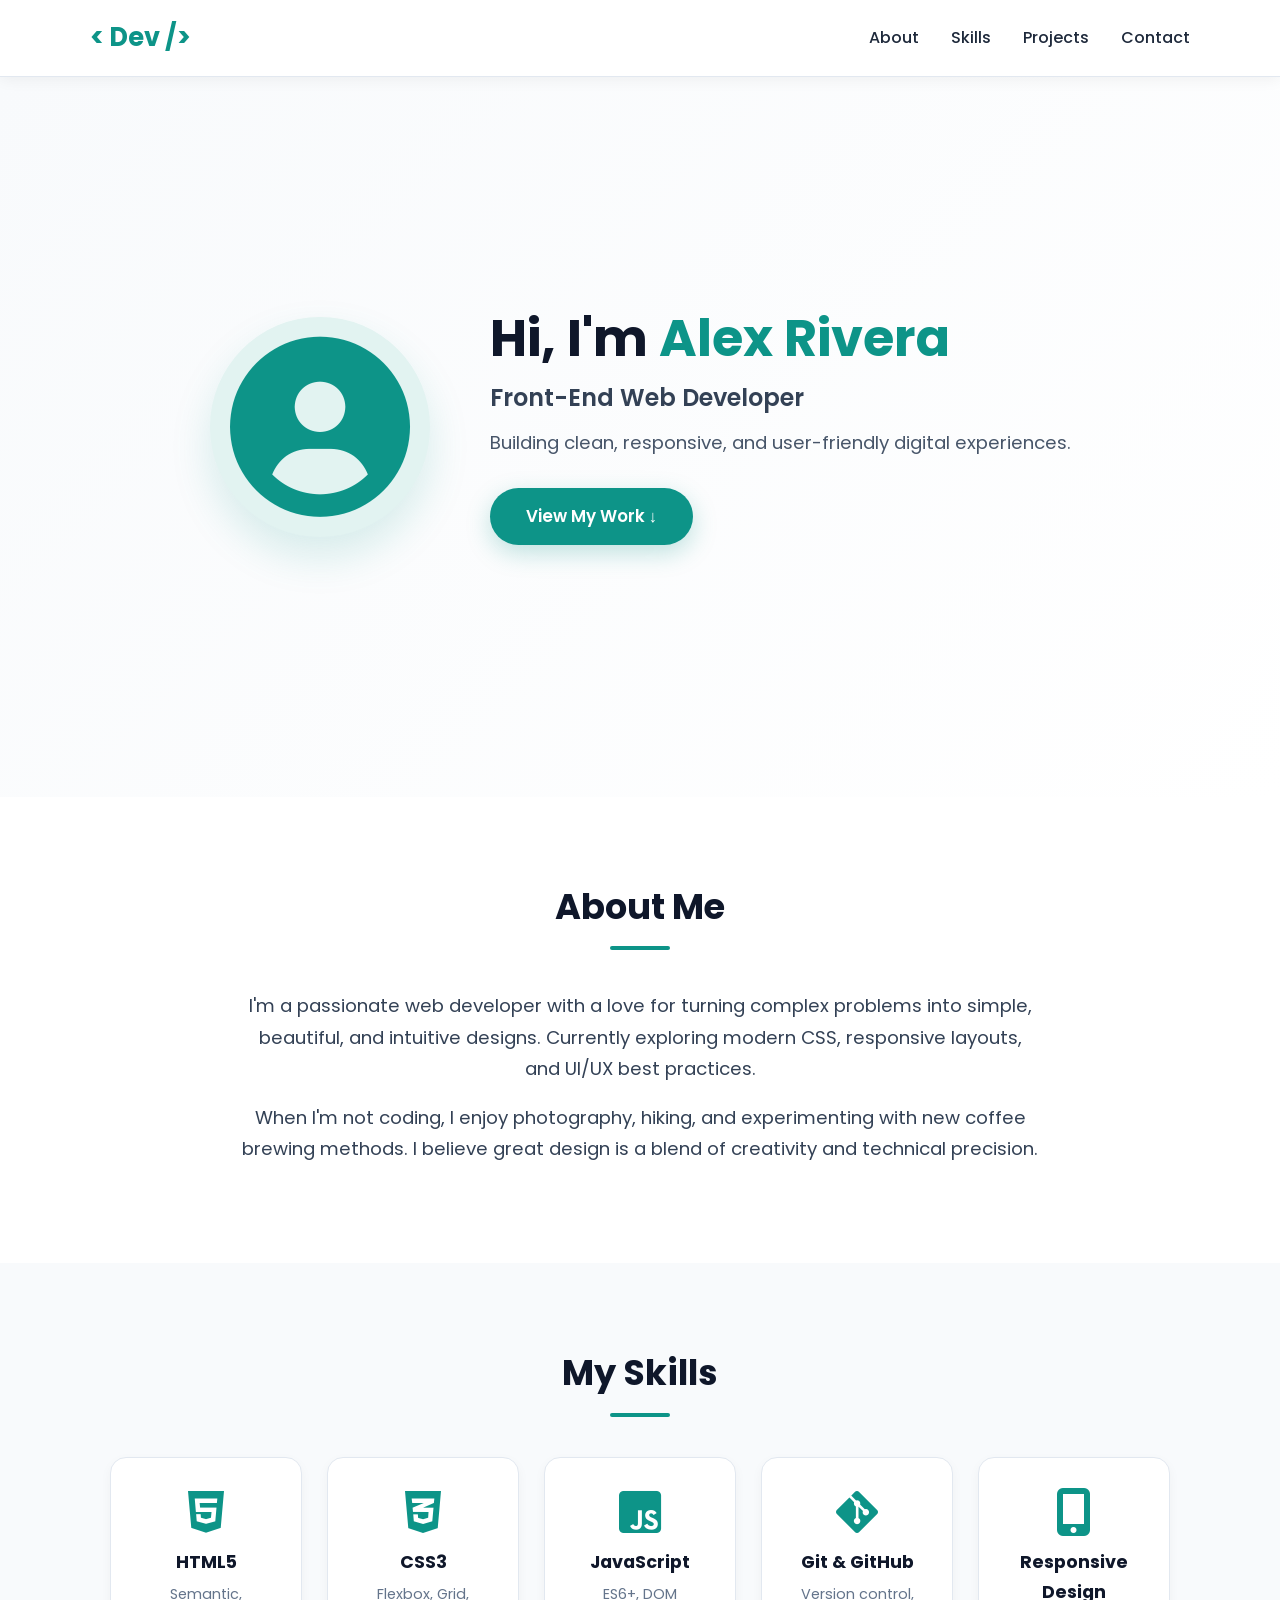
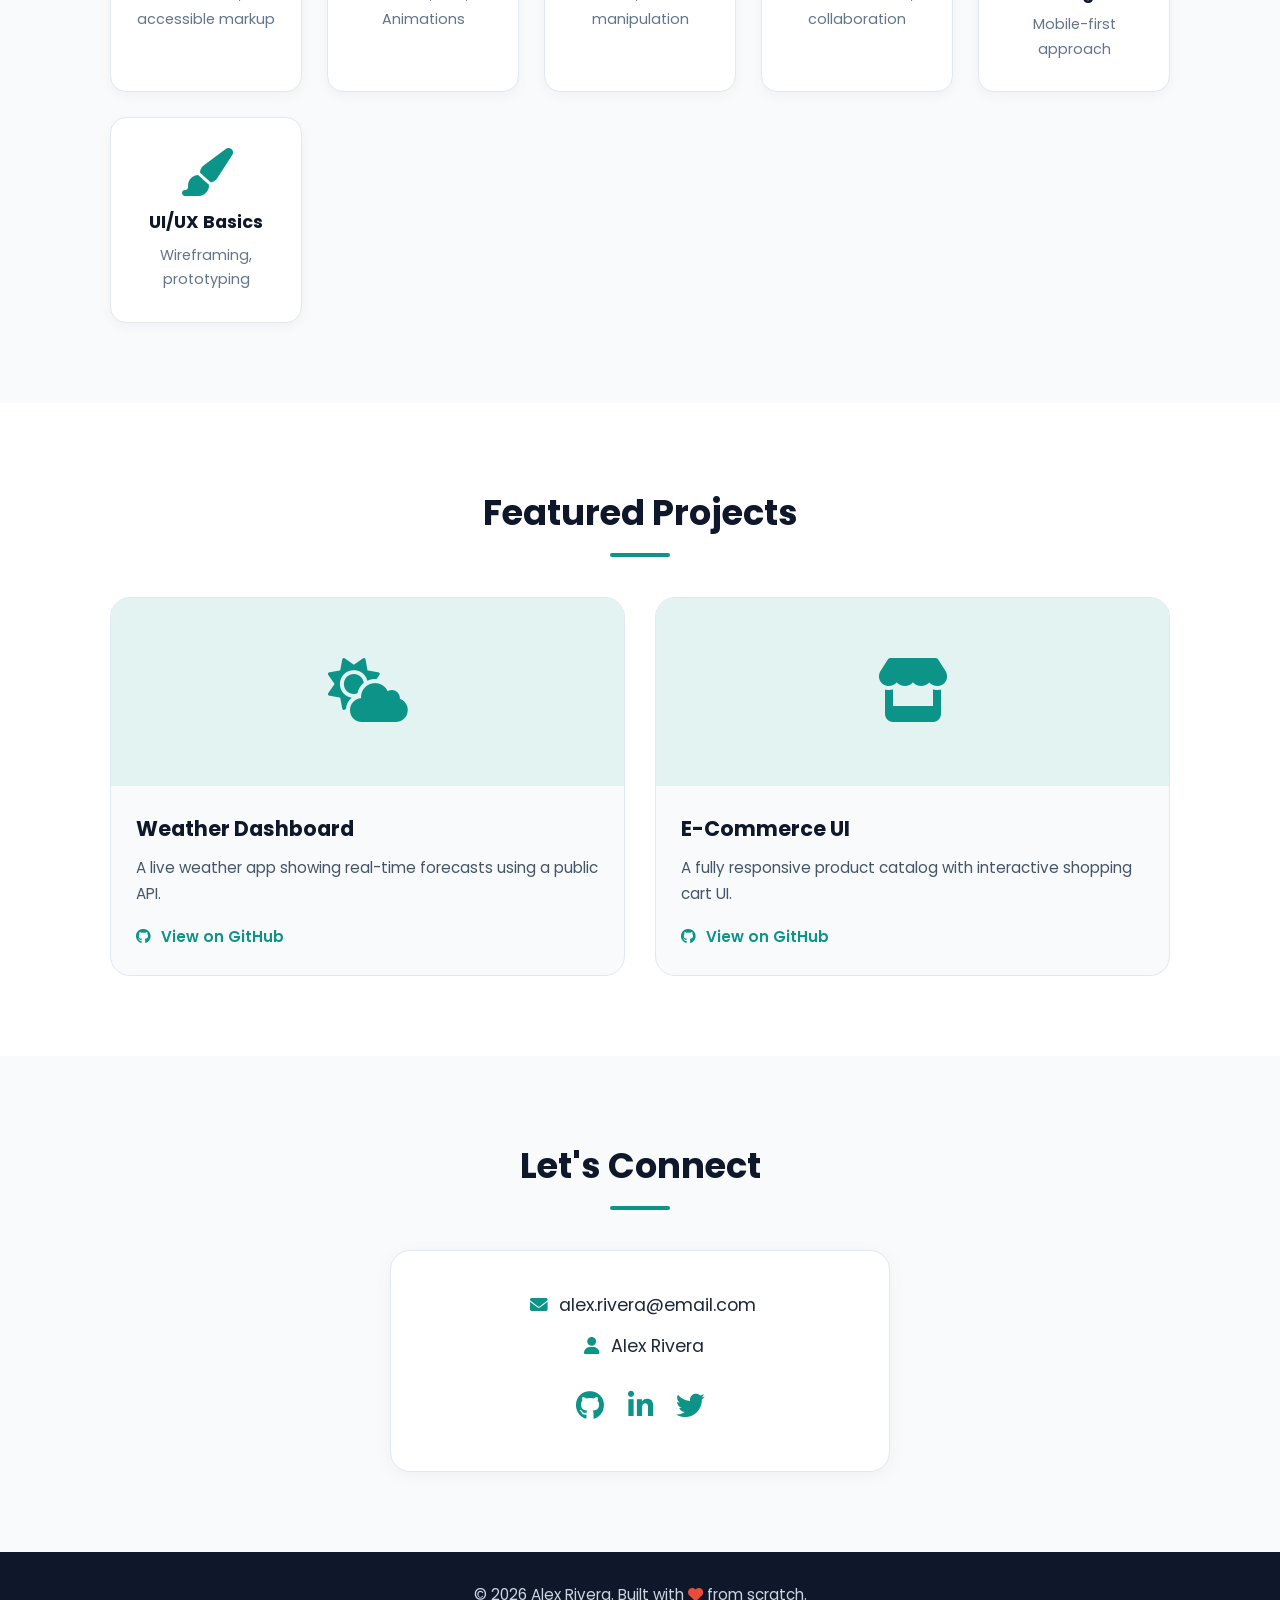
<file: my--TASK2portfolio-WEBDEV-L1-/index.html>
<!DOCTYPE html>
<html lang="en">
<head>
    <meta charset="UTF-8" />
    <meta name="viewport" content="width=device-width, initial-scale=1.0" />
    <title>My Portfolio | Web Developer</title>

    <!-- Google Fonts (Clean & Modern) -->
    <link href="https://fonts.googleapis.com/css2?family=Poppins:wght@400;600;700&display=swap" rel="stylesheet" />
    <!-- Font Awesome for Social Icons -->
    <link rel="stylesheet" href="https://cdnjs.cloudflare.com/ajax/libs/font-awesome/6.0.0-beta3/css/all.min.css" />
    <!-- Link to your CSS -->
    <link rel="stylesheet" href="style.css" />
</head>
<body>

    <!-- ====== 1. NAVIGATION (Smooth Scroll) ====== -->
    <nav class="navbar">
        <div class="nav-container">
            <div class="logo">&lt; Dev /&gt;</div>
            <ul class="nav-links">
                <li><a href="#about">About</a></li>
                <li><a href="#skills">Skills</a></li>
                <li><a href="#projects">Projects</a></li>
                <li><a href="#contact">Contact</a></li>
            </ul>
        </div>
    </nav>

    <!-- ====== 2. HERO / PROFILE SECTION ====== -->
    <section class="hero" id="home">
        <div class="hero-container">
            <div class="hero-avatar">
                <!-- Avatar Placeholder (Font Awesome User Icon) -->
                <i class="fas fa-user-circle"></i>
            </div>
            <div class="hero-text">
                <h1>Hi, I'm <span class="highlight">Alex Rivera</span></h1>
                <p class="role-title">Front-End Web Developer</p>
                <p class="tagline">Building clean, responsive, and user-friendly digital experiences.</p>
                <a href="#projects" class="btn-primary">View My Work ↓</a>
            </div>
        </div>
    </section>

    <!-- ====== 3. ABOUT ME SECTION ====== -->
    <section id="about" class="about">
        <div class="container">
            <h2>About Me</h2>
            <div class="about-content">
                <p>
                    I'm a passionate web developer with a love for turning complex problems into 
                    simple, beautiful, and intuitive designs. Currently exploring modern CSS, 
                    responsive layouts, and UI/UX best practices.
                </p>
                <p>
                    When I'm not coding, I enjoy photography, hiking, and experimenting with new 
                    coffee brewing methods. I believe great design is a blend of creativity and 
                    technical precision.
                </p>
            </div>
        </div>
    </section>

    <!-- ====== 4. SKILLS SECTION (Visual Grid) ====== -->
    <section id="skills" class="skills">
        <div class="container">
            <h2>My Skills</h2>
            <div class="skills-grid">
                <div class="skill-card">
                    <i class="fab fa-html5"></i>
                    <h3>HTML5</h3>
                    <p>Semantic, accessible markup</p>
                </div>
                <div class="skill-card">
                    <i class="fab fa-css3-alt"></i>
                    <h3>CSS3</h3>
                    <p>Flexbox, Grid, Animations</p>
                </div>
                <div class="skill-card">
                    <i class="fab fa-js-square"></i>
                    <h3>JavaScript</h3>
                    <p>ES6+, DOM manipulation</p>
                </div>
                <div class="skill-card">
                    <i class="fab fa-git-alt"></i>
                    <h3>Git & GitHub</h3>
                    <p>Version control, collaboration</p>
                </div>
                <div class="skill-card">
                    <i class="fas fa-mobile-alt"></i>
                    <h3>Responsive Design</h3>
                    <p>Mobile-first approach</p>
                </div>
                <div class="skill-card">
                    <i class="fas fa-paint-brush"></i>
                    <h3>UI/UX Basics</h3>
                    <p>Wireframing, prototyping</p>
                </div>
            </div>
        </div>
    </section>

    <!-- ====== 5. PROJECTS SECTION (2 Cards) ====== -->
    <section id="projects" class="projects">
        <div class="container">
            <h2>Featured Projects</h2>
            <div class="projects-grid">
                <!-- Project Card 1 -->
                <div class="project-card">
                    <div class="project-image">
                        <i class="fas fa-cloud-sun"></i>
                    </div>
                    <div class="project-info">
                        <h3>Weather Dashboard</h3>
                        <p>A live weather app showing real-time forecasts using a public API.</p>
                        <a href="#" class="project-link"><i class="fab fa-github"></i> View on GitHub</a>
                    </div>
                </div>
                <!-- Project Card 2 -->
                <div class="project-card">
                    <div class="project-image">
                        <i class="fas fa-store"></i>
                    </div>
                    <div class="project-info">
                        <h3>E-Commerce UI</h3>
                        <p>A fully responsive product catalog with interactive shopping cart UI.</p>
                        <a href="#" class="project-link"><i class="fab fa-github"></i> View on GitHub</a>
                    </div>
                </div>
            </div>
        </div>
    </section>

    <!-- ====== 6. CONTACT SECTION ====== -->
    <section id="contact" class="contact">
        <div class="container">
            <h2>Let's Connect</h2>
            <div class="contact-info">
                <p><i class="fas fa-envelope"></i> alex.rivera@email.com</p>
                <p><i class="fas fa-user"></i> Alex Rivera</p>
                <div class="social-icons">
                    <a href="#" aria-label="GitHub"><i class="fab fa-github"></i></a>
                    <a href="#" aria-label="LinkedIn"><i class="fab fa-linkedin-in"></i></a>
                    <a href="#" aria-label="Twitter"><i class="fab fa-twitter"></i></a>
                </div>
            </div>
        </div>
    </section>

    <!-- ====== 7. FOOTER ====== -->
    <footer class="footer">
        <div class="container">
            <p>&copy; 2026 Alex Rivera. Built with <i class="fas fa-heart" style="color: #e74c3c;"></i> from scratch.</p>
        </div>
    </footer>

</body>
</html>
</file>
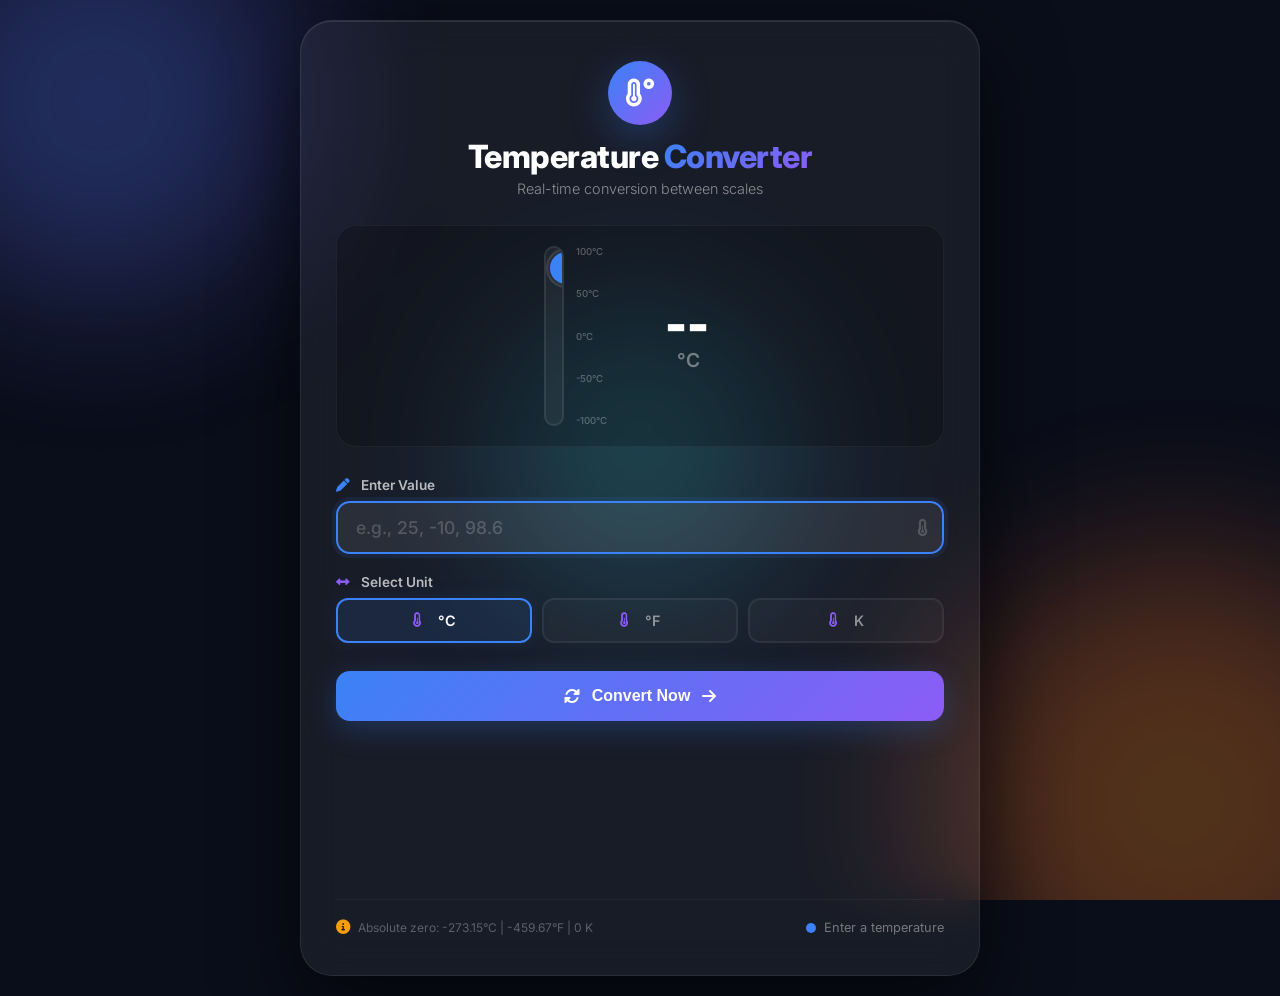
<file: temp-convertor/index.html>
<!DOCTYPE html>
<html lang="en">
<head>
    <meta charset="UTF-8" />
    <meta name="viewport" content="width=device-width, initial-scale=1.0" />
    <title>🌡️ Temperature Converter Pro</title>

    <!-- Google Fonts -->
    <link href="https://fonts.googleapis.com/css2?family=Inter:wght@300;400;600;700;800;900&display=swap" rel="stylesheet" />
    <!-- Font Awesome -->
    <link rel="stylesheet" href="https://cdnjs.cloudflare.com/ajax/libs/font-awesome/6.0.0-beta3/css/all.min.css" />
    <link rel="stylesheet" href="style.css" />
</head>
<body>

    <div class="container">
        <!-- Animated Background -->
        <div class="bg-animation">
            <div class="orb orb-1"></div>
            <div class="orb orb-2"></div>
            <div class="orb orb-3"></div>
        </div>

        <!-- Main Card -->
        <div class="converter-card glass">

            <!-- Header -->
            <header>
                <div class="header-icon">
                    <i class="fas fa-temperature-high"></i>
                </div>
                <h1>Temperature <span>Converter</span></h1>
                <p class="subtitle">Real-time conversion between scales</p>
            </header>

            <!-- Temperature Visualization -->
            <div class="thermometer-container">
                <div class="thermometer">
                    <div class="thermometer-track">
                        <div class="thermometer-fill" id="thermometer-fill"></div>
                        <div class="thermometer-bulb">
                            <div class="thermometer-bulb-fill" id="bulb-fill"></div>
                        </div>
                    </div>
                    <div class="thermometer-labels">
                        <span>100°C</span>
                        <span>50°C</span>
                        <span>0°C</span>
                        <span>-50°C</span>
                        <span>-100°C</span>
                    </div>
                </div>
                <div class="temp-display" id="temp-display">
                    <span class="temp-number" id="display-temp">--</span>
                    <span class="temp-unit" id="display-unit">°C</span>
                </div>
            </div>

            <!-- Input Section -->
            <div class="input-section">
                <div class="input-group">
                    <label for="temp-input">
                        <i class="fas fa-pen"></i> Enter Value
                    </label>
                    <div class="input-wrapper">
                        <input 
                            type="text" 
                            id="temp-input" 
                            placeholder="e.g., 25, -10, 98.6"
                            autofocus
                        />
                        <span class="input-icon"><i class="fas fa-thermometer-half"></i></span>
                    </div>
                    <div class="error-message" id="error-message">
                        <i class="fas fa-exclamation-circle"></i>
                        <span id="error-text">Please enter a valid number</span>
                    </div>
                </div>

                <!-- Unit Selection -->
                <div class="unit-selection">
                    <label><i class="fas fa-arrows-alt-h"></i> Select Unit</label>
                    <div class="radio-group" id="unit-selector">
                        <label class="radio-option">
                            <input type="radio" name="unit" value="celsius" checked />
                            <span class="radio-label">
                                <i class="fas fa-thermometer-half"></i> °C
                            </span>
                        </label>
                        <label class="radio-option">
                            <input type="radio" name="unit" value="fahrenheit" />
                            <span class="radio-label">
                                <i class="fas fa-thermometer-half"></i> °F
                            </span>
                        </label>
                        <label class="radio-option">
                            <input type="radio" name="unit" value="kelvin" />
                            <span class="radio-label">
                                <i class="fas fa-thermometer-half"></i> K
                            </span>
                        </label>
                    </div>
                </div>

                <!-- Convert Button -->
                <button id="convert-btn">
                    <i class="fas fa-sync-alt"></i>
                    <span>Convert Now</span>
                    <i class="fas fa-arrow-right"></i>
                </button>
            </div>

            <!-- Results -->
            <div class="results" id="results">
                <div class="result-item" id="result-celsius">
                    <div class="result-icon"><i class="fas fa-snowflake"></i></div>
                    <span class="result-label">Celsius</span>
                    <span class="result-value" id="celsius-value">--</span>
                    <span class="result-unit">°C</span>
                </div>
                <div class="result-item" id="result-fahrenheit">
                    <div class="result-icon"><i class="fas fa-fire"></i></div>
                    <span class="result-label">Fahrenheit</span>
                    <span class="result-value" id="fahrenheit-value">--</span>
                    <span class="result-unit">°F</span>
                </div>
                <div class="result-item" id="result-kelvin">
                    <div class="result-icon"><i class="fas fa-atom"></i></div>
                    <span class="result-label">Kelvin</span>
                    <span class="result-value" id="kelvin-value">--</span>
                    <span class="result-unit">K</span>
                </div>
            </div>

            <!-- Footer Info -->
            <div class="converter-footer">
                <div class="info-badge">
                    <i class="fas fa-info-circle"></i>
                    <span>Absolute zero: -273.15°C | -459.67°F | 0 K</span>
                </div>
                <div class="color-indicator" id="color-indicator">
                    <span class="dot"></span>
                    <span id="temp-status">Enter a temperature</span>
                </div>
            </div>
        </div>
    </div>

    <script src="script.js"></script>
</body>
</html>
</file>
<file: my--TASK2portfolio-WEBDEV-L1-/style.css>
/* ---------- RESET & BASE ---------- */
* {
    margin: 0;
    padding: 0;
    box-sizing: border-box;
}

html {
    scroll-behavior: smooth; /* Smooth scroll navigation */
}

body {
    font-family: 'Poppins', sans-serif;
    background-color: #f8fafc;
    color: #1e293b;
    line-height: 1.7;
}

.container {
    max-width: 1100px;
    margin: 0 auto;
    padding: 0 20px;
}

/* ---------- TYPOGRAPHY ---------- */
h1 {
    font-size: 3rem;
    line-height: 1.2;
    margin-bottom: 0.5rem;
}
h2 {
    font-size: 2.2rem;
    text-align: center;
    margin-bottom: 2.5rem;
    color: #0f172a;
    position: relative;
}
h2::after {
    content: '';
    display: block;
    width: 60px;
    height: 4px;
    background: #0d9488;
    margin: 10px auto 0;
    border-radius: 4px;
}
h3 {
    font-size: 1.3rem;
    margin-bottom: 0.3rem;
}
p, a, li {
    font-size: 1.05rem;
}

/* ---------- COLOR PALETTE ---------- */
/* Dark Slate: #1e293b, Teal Accent: #0d9488, Light BG: #f8fafc, White: #ffffff */

/* ---------- NAVIGATION (Sticky) ---------- */
.navbar {
    position: sticky;
    top: 0;
    background: rgba(255, 255, 255, 0.92);
    backdrop-filter: blur(8px);
    box-shadow: 0 2px 15px rgba(0, 0, 0, 0.06);
    padding: 16px 20px;
    z-index: 100;
    border-bottom: 1px solid #e2e8f0;
}

.nav-container {
    max-width: 1100px;
    margin: 0 auto;
    display: flex;
    justify-content: space-between;
    align-items: center;
}

.logo {
    font-size: 1.6rem;
    font-weight: 700;
    color: #0d9488;
}

.nav-links {
    list-style: none;
    display: flex;
    gap: 32px;
}

.nav-links a {
    text-decoration: none;
    color: #1e293b;
    font-weight: 500;
    transition: color 0.3s;
    font-size: 1rem;
}

.nav-links a:hover {
    color: #0d9488;
}

/* ---------- HERO / PROFILE ---------- */
.hero {
    padding: 80px 20px 100px;
    background: linear-gradient(135deg, #f8fafc 0%, #ffffff 100%);
    min-height: 80vh;
    display: flex;
    align-items: center;
}

.hero-container {
    max-width: 1100px;
    margin: 0 auto;
    display: flex;
    align-items: center;
    gap: 60px;
    flex-wrap: wrap;
}

.hero-avatar {
    flex: 0 0 200px;
    text-align: center;
}

.hero-avatar i {
    font-size: 180px;
    color: #0d9488;
    background: #e2f3f1;
    border-radius: 50%;
    padding: 20px;
    box-shadow: 0 20px 40px rgba(13, 148, 136, 0.15);
}

.hero-text {
    flex: 1 1 400px;
}

.hero-text h1 {
    font-size: 3.2rem;
    color: #0f172a;
}

.highlight {
    color: #0d9488;
    position: relative;
}

.role-title {
    font-size: 1.5rem;
    font-weight: 600;
    color: #334155;
    margin-bottom: 8px;
}

.tagline {
    font-size: 1.15rem;
    color: #475569;
    margin-bottom: 30px;
}

.btn-primary {
    display: inline-block;
    background: #0d9488;
    color: #ffffff;
    padding: 14px 36px;
    border-radius: 50px;
    text-decoration: none;
    font-weight: 600;
    transition: background 0.3s, transform 0.2s;
    box-shadow: 0 8px 25px rgba(13, 148, 136, 0.25);
}

.btn-primary:hover {
    background: #0f766e;
    transform: translateY(-3px);
}

/* ---------- ABOUT SECTION ---------- */
.about {
    padding: 80px 20px;
    background: #ffffff;
}

.about-content {
    max-width: 800px;
    margin: 0 auto;
    text-align: center;
}

.about-content p {
    font-size: 1.15rem;
    color: #334155;
    margin-bottom: 18px;
}

/* ---------- SKILLS SECTION ---------- */
.skills {
    padding: 80px 20px;
    background: #f8fafc;
}

.skills-grid {
    display: grid;
    grid-template-columns: repeat(auto-fit, minmax(160px, 1fr));
    gap: 25px;
}

.skill-card {
    background: #ffffff;
    padding: 30px 20px;
    border-radius: 16px;
    text-align: center;
    box-shadow: 0 4px 12px rgba(0, 0, 0, 0.04);
    transition: transform 0.3s, box-shadow 0.3s;
    border: 1px solid #e2e8f0;
}

.skill-card:hover {
    transform: translateY(-8px);
    box-shadow: 0 12px 30px rgba(0, 0, 0, 0.07);
}

.skill-card i {
    font-size: 3rem;
    color: #0d9488;
    margin-bottom: 12px;
}

.skill-card h3 {
    font-size: 1.1rem;
    color: #0f172a;
}

.skill-card p {
    font-size: 0.9rem;
    color: #64748b;
}

/* ---------- PROJECTS SECTION ---------- */
.projects {
    padding: 80px 20px;
    background: #ffffff;
}

.projects-grid {
    display: grid;
    grid-template-columns: repeat(auto-fit, minmax(300px, 1fr));
    gap: 30px;
}

.project-card {
    background: #f8fafc;
    border-radius: 20px;
    overflow: hidden;
    border: 1px solid #e2e8f0;
    transition: transform 0.3s, box-shadow 0.3s;
}

.project-card:hover {
    transform: translateY(-6px);
    box-shadow: 0 15px 35px rgba(0, 0, 0, 0.06);
}

.project-image {
    background: #e2f3f1;
    padding: 40px;
    text-align: center;
    font-size: 4rem;
    color: #0d9488;
}

.project-info {
    padding: 25px;
}

.project-info h3 {
    color: #0f172a;
}

.project-info p {
    font-size: 0.95rem;
    color: #475569;
    margin: 8px 0 16px;
}

.project-link {
    color: #0d9488;
    text-decoration: none;
    font-weight: 600;
    font-size: 0.95rem;
    transition: color 0.2s;
}

.project-link i {
    margin-right: 6px;
}

.project-link:hover {
    color: #0f766e;
}

/* ---------- CONTACT SECTION ---------- */
.contact {
    padding: 80px 20px;
    background: #f8fafc;
}

.contact-info {
    max-width: 500px;
    margin: 0 auto;
    text-align: center;
    background: #ffffff;
    padding: 40px;
    border-radius: 20px;
    box-shadow: 0 4px 20px rgba(0, 0, 0, 0.04);
    border: 1px solid #e2e8f0;
}

.contact-info p {
    font-size: 1.1rem;
    margin-bottom: 12px;
    color: #1e293b;
}

.contact-info i {
    color: #0d9488;
    width: 30px;
}

.social-icons {
    margin-top: 20px;
    display: flex;
    justify-content: center;
    gap: 20px;
}

.social-icons a {
    color: #1e293b;
    font-size: 1.8rem;
    transition: color 0.3s, transform 0.2s;
}

.social-icons a:hover {
    color: #0d9488;
    transform: scale(1.1);
}

/* ---------- FOOTER ---------- */
.footer {
    background: #0f172a;
    color: #cbd5e1;
    padding: 30px 20px;
    text-align: center;
}

.footer p {
    font-size: 0.95rem;
}

/* ---------- RESPONSIVE (Mobile First) ---------- */
@media (max-width: 768px) {
    h1 { font-size: 2.4rem; }
    h2 { font-size: 1.8rem; }
    .hero { min-height: auto; padding: 60px 20px; }

    .nav-container {
        flex-direction: column;
        gap: 12px;
    }

    .nav-links {
        gap: 18px;
        flex-wrap: wrap;
        justify-content: center;
    }

    .hero-container {
        flex-direction: column;
        text-align: center;
    }

    .hero-avatar {
        flex: 0 0 auto;
    }

    .hero-avatar i {
        font-size: 120px;
        padding: 15px;
    }

    .hero-text h1 {
        font-size: 2.5rem;
    }

    .skills-grid {
        grid-template-columns: repeat(2, 1fr);
    }

    .projects-grid {
        grid-template-columns: 1fr;
    }

    .contact-info {
        padding: 25px;
        margin: 0 10px;
    }
}

@media (max-width: 480px) {
    .hero-text h1 { font-size: 2rem; }
    .role-title { font-size: 1.2rem; }
    .btn-primary { padding: 12px 28px; font-size: 0.95rem; }

    .skills-grid {
        grid-template-columns: 1fr 1fr;
        gap: 15px;
    }

    .skill-card {
        padding: 20px 10px;
    }

    .skill-card i {
        font-size: 2.2rem;
    }

    .nav-links a {
        font-size: 0.85rem;
    }
}
</file>
<file: temp-convertor/style.css>
/* ---------- RESET & BASE ---------- */
* {
    margin: 0;
    padding: 0;
    box-sizing: border-box;
}

body {
    font-family: 'Inter', -apple-system, sans-serif;
    min-height: 100vh;
    display: flex;
    align-items: center;
    justify-content: center;
    background: #0a0e1a;
    padding: 20px;
    overflow: hidden;
    position: relative;
}

/* ---------- ANIMATED BACKGROUND ---------- */
.bg-animation {
    position: fixed;
    top: 0;
    left: 0;
    width: 100%;
    height: 100%;
    z-index: 0;
    overflow: hidden;
}

.orb {
    position: absolute;
    border-radius: 50%;
    filter: blur(80px);
    opacity: 0.3;
    animation: float 15s infinite ease-in-out;
}

.orb-1 {
    width: 400px;
    height: 400px;
    background: radial-gradient(circle, #3b82f6, #8b5cf6);
    top: -100px;
    left: -100px;
    animation-delay: 0s;
}

.orb-2 {
    width: 500px;
    height: 500px;
    background: radial-gradient(circle, #f59e0b, #ef4444);
    bottom: -150px;
    right: -150px;
    animation-delay: -5s;
}

.orb-3 {
    width: 300px;
    height: 300px;
    background: radial-gradient(circle, #10b981, #3b82f6);
    top: 50%;
    left: 50%;
    transform: translate(-50%, -50%);
    animation-delay: -10s;
}

@keyframes float {
    0%, 100% { transform: translate(0, 0) scale(1); }
    25% { transform: translate(50px, -50px) scale(1.1); }
    50% { transform: translate(-30px, 30px) scale(0.9); }
    75% { transform: translate(40px, 20px) scale(1.05); }
}

/* ---------- GLASSMORPHISM CARD ---------- */
.container {
    position: relative;
    z-index: 1;
    width: 100%;
    max-width: 680px;
}

.converter-card {
    background: rgba(255, 255, 255, 0.06);
    backdrop-filter: blur(20px);
    -webkit-backdrop-filter: blur(20px);
    border: 1px solid rgba(255, 255, 255, 0.08);
    border-radius: 32px;
    padding: 40px 35px;
    box-shadow: 0 30px 80px rgba(0, 0, 0, 0.6), inset 0 1px 0 rgba(255, 255, 255, 0.1);
    transition: all 0.3s;
}

.glass {
    animation: fadeInUp 0.8s ease-out;
}

@keyframes fadeInUp {
    from {
        opacity: 0;
        transform: translateY(40px);
    }
    to {
        opacity: 1;
        transform: translateY(0);
    }
}

/* ---------- HEADER ---------- */
header {
    text-align: center;
    margin-bottom: 28px;
}

.header-icon {
    width: 64px;
    height: 64px;
    background: linear-gradient(135deg, #3b82f6, #8b5cf6);
    border-radius: 50%;
    display: flex;
    align-items: center;
    justify-content: center;
    margin: 0 auto 12px;
    font-size: 28px;
    color: #fff;
    box-shadow: 0 12px 40px rgba(59, 130, 246, 0.3);
    animation: pulseIcon 3s infinite;
}

@keyframes pulseIcon {
    0%, 100% { transform: scale(1); }
    50% { transform: scale(1.05); }
}

header h1 {
    font-size: 2rem;
    font-weight: 800;
    color: #ffffff;
    letter-spacing: -0.5px;
}

header h1 span {
    background: linear-gradient(135deg, #3b82f6, #8b5cf6);
    -webkit-background-clip: text;
    -webkit-text-fill-color: transparent;
}

.subtitle {
    color: rgba(255, 255, 255, 0.5);
    font-size: 0.9rem;
    margin-top: 4px;
    font-weight: 300;
}

/* ---------- THERMOMETER VISUALIZATION ---------- */
.thermometer-container {
    display: flex;
    align-items: center;
    justify-content: center;
    gap: 30px;
    margin-bottom: 30px;
    padding: 20px;
    background: rgba(0, 0, 0, 0.2);
    border-radius: 20px;
    border: 1px solid rgba(255, 255, 255, 0.05);
}

.thermometer {
    display: flex;
    align-items: center;
    gap: 12px;
    height: 180px;
}

.thermometer-track {
    width: 20px;
    height: 100%;
    background: rgba(255, 255, 255, 0.05);
    border-radius: 20px;
    position: relative;
    overflow: hidden;
    border: 2px solid rgba(255, 255, 255, 0.08);
}

.thermometer-fill {
    position: absolute;
    bottom: 0;
    width: 100%;
    border-radius: 20px;
    transition: height 0.8s cubic-bezier(0.4, 0, 0.2, 1), background 0.8s ease;
    height: 0%;
}

.thermometer-bulb {
    width: 40px;
    height: 40px;
    border-radius: 50%;
    background: rgba(255, 255, 255, 0.05);
    border: 2px solid rgba(255, 255, 255, 0.08);
    display: flex;
    align-items: center;
    justify-content: center;
    overflow: hidden;
}

.thermometer-bulb-fill {
    width: 32px;
    height: 32px;
    border-radius: 50%;
    transition: background 0.8s ease;
    background: #3b82f6;
}

.thermometer-labels {
    display: flex;
    flex-direction: column;
    justify-content: space-between;
    height: 100%;
    font-size: 0.6rem;
    color: rgba(255, 255, 255, 0.3);
    font-weight: 500;
}

.temp-display {
    text-align: center;
    min-width: 100px;
}

.temp-number {
    font-size: 3rem;
    font-weight: 900;
    color: #ffffff;
    display: block;
    line-height: 1;
    transition: color 0.5s ease;
}

.temp-unit {
    font-size: 1.2rem;
    font-weight: 600;
    color: rgba(255, 255, 255, 0.4);
    margin-left: 4px;
}

/* ---------- INPUT SECTION ---------- */
.input-section {
    margin-bottom: 28px;
}

.input-group {
    margin-bottom: 20px;
}

.input-group label {
    display: block;
    font-weight: 600;
    font-size: 0.85rem;
    color: rgba(255, 255, 255, 0.7);
    margin-bottom: 8px;
}

.input-group label i {
    margin-right: 8px;
    color: #3b82f6;
}

.input-wrapper {
    position: relative;
    display: flex;
    align-items: center;
}

#temp-input {
    width: 100%;
    padding: 14px 50px 14px 18px;
    font-size: 1.1rem;
    font-weight: 500;
    border: 2px solid rgba(255, 255, 255, 0.08);
    border-radius: 14px;
    transition: all 0.3s;
    background: rgba(255, 255, 255, 0.05);
    color: #ffffff;
    font-family: 'Inter', sans-serif;
}

#temp-input::placeholder {
    color: rgba(255, 255, 255, 0.2);
}

#temp-input:focus {
    outline: none;
    border-color: #3b82f6;
    background: rgba(255, 255, 255, 0.08);
    box-shadow: 0 0 0 4px rgba(59, 130, 246, 0.1);
}

#temp-input.error {
    border-color: #ef4444;
    box-shadow: 0 0 0 4px rgba(239, 68, 68, 0.1);
}

.input-icon {
    position: absolute;
    right: 16px;
    color: rgba(255, 255, 255, 0.2);
    font-size: 1.1rem;
    pointer-events: none;
}

/* ---------- ERROR MESSAGE ---------- */
.error-message {
    display: none;
    align-items: center;
    gap: 8px;
    margin-top: 8px;
    font-size: 0.85rem;
    color: #ef4444;
    font-weight: 500;
}

.error-message.visible {
    display: flex;
}

/* ---------- UNIT SELECTION ---------- */
.unit-selection {
    margin-bottom: 20px;
}

.unit-selection label {
    display: block;
    font-weight: 600;
    font-size: 0.85rem;
    color: rgba(255, 255, 255, 0.7);
    margin-bottom: 8px;
}

.unit-selection label i {
    margin-right: 8px;
    color: #8b5cf6;
}

.radio-group {
    display: flex;
    gap: 10px;
}

.radio-option {
    flex: 1;
    cursor: pointer;
}

.radio-option input[type="radio"] {
    display: none;
}

.radio-label {
    display: flex;
    align-items: center;
    justify-content: center;
    gap: 8px;
    padding: 12px;
    border: 2px solid rgba(255, 255, 255, 0.06);
    border-radius: 12px;
    font-weight: 600;
    font-size: 0.9rem;
    color: rgba(255, 255, 255, 0.5);
    background: rgba(255, 255, 255, 0.03);
    transition: all 0.3s;
}

.radio-label i {
    font-size: 0.9rem;
}

.radio-option input[type="radio"]:checked + .radio-label {
    border-color: #3b82f6;
    background: rgba(59, 130, 246, 0.12);
    color: #ffffff;
    box-shadow: 0 0 20px rgba(59, 130, 246, 0.1);
}

.radio-option:hover .radio-label {
    border-color: rgba(255, 255, 255, 0.15);
    background: rgba(255, 255, 255, 0.05);
}

/* ---------- CONVERT BUTTON ---------- */
#convert-btn {
    width: 100%;
    padding: 16px;
    font-size: 1rem;
    font-weight: 700;
    color: #ffffff;
    background: linear-gradient(135deg, #3b82f6, #8b5cf6);
    border: none;
    border-radius: 14px;
    cursor: pointer;
    transition: all 0.3s;
    display: flex;
    align-items: center;
    justify-content: center;
    gap: 12px;
    box-shadow: 0 8px 30px rgba(59, 130, 246, 0.25);
    position: relative;
    overflow: hidden;
}

#convert-btn::before {
    content: '';
    position: absolute;
    top: 0;
    left: -100%;
    width: 100%;
    height: 100%;
    background: linear-gradient(90deg, transparent, rgba(255, 255, 255, 0.1), transparent);
    transition: left 0.5s;
}

#convert-btn:hover::before {
    left: 100%;
}

#convert-btn:hover {
    transform: translateY(-2px);
    box-shadow: 0 12px 40px rgba(59, 130, 246, 0.35);
}

#convert-btn:active {
    transform: translateY(0);
}

/* ---------- RESULTS ---------- */
.results {
    display: grid;
    grid-template-columns: 1fr 1fr 1fr;
    gap: 12px;
    opacity: 0;
    transform: translateY(10px) scale(0.95);
    transition: all 0.5s cubic-bezier(0.4, 0, 0.2, 1);
    margin-top: 28px;
}

.results.visible {
    opacity: 1;
    transform: translateY(0) scale(1);
}

.result-item {
    background: rgba(255, 255, 255, 0.03);
    padding: 16px 12px;
    border-radius: 16px;
    text-align: center;
    border: 1px solid rgba(255, 255, 255, 0.05);
    transition: all 0.4s;
    position: relative;
}

.result-item:hover {
    background: rgba(255, 255, 255, 0.06);
    transform: translateY(-2px);
}

.result-icon {
    font-size: 1.2rem;
    margin-bottom: 4px;
    opacity: 0.3;
}

.result-item.active {
    border-color: #3b82f6;
    background: rgba(59, 130, 246, 0.08);
    box-shadow: 0 0 30px rgba(59, 130, 246, 0.05);
}

.result-item.active .result-icon {
    opacity: 1;
    color: #3b82f6;
}

.result-item .result-label {
    display: block;
    font-size: 0.7rem;
    font-weight: 600;
    text-transform: uppercase;
    letter-spacing: 0.5px;
    color: rgba(255, 255, 255, 0.3);
    margin-bottom: 4px;
}

.result-item .result-value {
    display: block;
    font-size: 1.6rem;
    font-weight: 800;
    color: #ffffff;
}

.result-item .result-unit {
    display: block;
    font-size: 0.75rem;
    font-weight: 500;
    color: rgba(255, 255, 255, 0.2);
}

/* ---------- FOOTER ---------- */
.converter-footer {
    display: flex;
    justify-content: space-between;
    align-items: center;
    margin-top: 24px;
    padding-top: 20px;
    border-top: 1px solid rgba(255, 255, 255, 0.05);
    flex-wrap: wrap;
    gap: 12px;
}

.info-badge {
    display: flex;
    align-items: center;
    gap: 8px;
    color: rgba(255, 255, 255, 0.3);
    font-size: 0.75rem;
}

.info-badge i {
    color: #f59e0b;
    font-size: 0.9rem;
}

.color-indicator {
    display: flex;
    align-items: center;
    gap: 8px;
    font-size: 0.8rem;
    color: rgba(255, 255, 255, 0.4);
}

.color-indicator .dot {
    width: 10px;
    height: 10px;
    border-radius: 50%;
    background: #3b82f6;
    transition: background 0.5s ease;
}

/* ---------- RESPONSIVE ---------- */
@media (max-width: 640px) {
    .converter-card {
        padding: 28px 18px;
    }

    header h1 {
        font-size: 1.5rem;
    }

    .thermometer-container {
        flex-direction: column;
        gap: 16px;
        padding: 16px;
    }

    .thermometer {
        height: 140px;
    }

    .temp-number {
        font-size: 2.2rem;
    }

    .results {
        grid-template-columns: 1fr;
        gap: 8px;
    }

    .result-item .result-value {
        font-size: 1.4rem;
    }

    .radio-group {
        flex-direction: column;
        gap: 6px;
    }

    .converter-footer {
        flex-direction: column;
        align-items: center;
        text-align: center;
    }
}

@media (max-width: 400px) {
    .converter-card {
        padding: 20px 14px;
    }

    header h1 {
        font-size: 1.3rem;
    }

    .temp-number {
        font-size: 1.8rem;
    }
}
</file>
